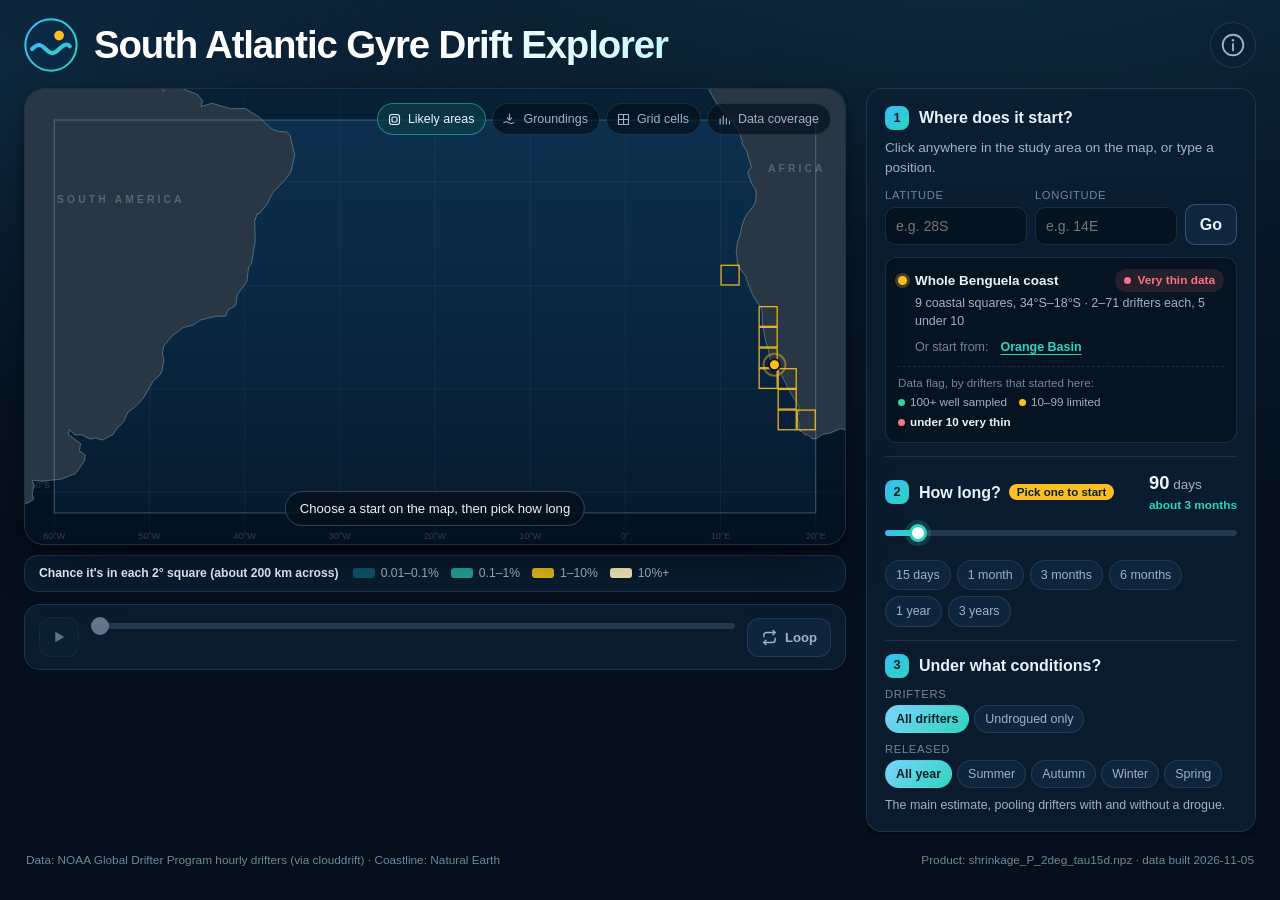
<file: app/index.html>
<!doctype html>
<html lang="en">
<head>
  <meta charset="utf-8">
  <meta name="viewport" content="width=device-width, initial-scale=1">
  <title>South Atlantic Gyre Drift Explorer</title>
  <meta name="description" content="Pick a starting point and a timeframe and see where the surface flow is likely to carry floating material across the South Atlantic gyre, with 95% intervals.">
  <link rel="icon" href="data:image/svg+xml,%3Csvg xmlns='http://www.w3.org/2000/svg' viewBox='0 0 32 32'%3E%3Ccircle cx='16' cy='16' r='15' fill='%230a2540'/%3E%3Cpath d='M5 18c3-3 5-3 8 0s5 3 8 0 5-3 6-1' stroke='%232dd4bf' stroke-width='2.6' fill='none' stroke-linecap='round'/%3E%3Ccircle cx='21' cy='11' r='3' fill='%23fbbf24'/%3E%3C/svg%3E">
  <link rel="stylesheet" href="css/style.css">
</head>
<body>
  <div id="fatal" class="fatal" hidden>
    <h1>Data file missing</h1>
    <p>The app couldn't find <code>app/data/app_data.js</code>. From the repository root, run
      <code>python3 -m src.app.export_app_data</code> and reload this page.</p>
  </div>

  <div class="app">
    <header class="topbar">
      <div class="brand">
        <svg class="logo" viewBox="0 0 40 40" aria-hidden="true">
          <defs><linearGradient id="lg" x1="0" y1="0" x2="1" y2="1"><stop offset="0" stop-color="#38bdf8"/><stop offset="1" stop-color="#2dd4bf"/></linearGradient></defs>
          <circle cx="20" cy="20" r="19" fill="#0b2a45" stroke="url(#lg)" stroke-width="1.5"/>
          <path d="M6 23c4-4 6-4 10 0s6 4 10 0 6-4 8-2" stroke="url(#lg)" stroke-width="3" fill="none" stroke-linecap="round"/>
          <circle cx="26" cy="13" r="3.6" fill="#fbbf24"/>
        </svg>
        <h1>South Atlantic Gyre Drift Explorer</h1>
      </div>

      <button class="info-btn" id="infoBtn" aria-label="How to read this" title="How to read this">
        <svg viewBox="0 0 24 24" aria-hidden="true"><circle cx="12" cy="12" r="9.5"/><path d="M12 11v6"/><circle class="dot" cx="12" cy="7.6" r="1.1"/></svg>
      </button>
    </header>

    <main class="layout">
      <section class="map-panel" aria-label="Map">
        <div class="map-wrap" id="mapWrap">
          <canvas id="baseCanvas"></canvas>
          <canvas id="heatCanvas"></canvas>
          <canvas id="fxCanvas" role="img" aria-label="Map of where material is likely to be. Click to choose a starting point."></canvas>

          <div class="day-counter" id="dayCounter" hidden>
            <span class="day-label">Day</span>
            <span class="day-num" id="dayNum">0</span>
            <span class="day-of" id="dayOf">of 90</span>
            <span class="day-season" id="daySeason" hidden></span>
          </div>

          <div class="map-toggles" role="group" aria-label="Map layers">
            <button class="toggle on" data-layer="areas" aria-pressed="true" title="Lines around the areas the material is 50% and 90% likely to be in">
              <svg viewBox="0 0 24 24" aria-hidden="true"><rect x="4" y="4" width="16" height="16" rx="4"/><rect x="8" y="8" width="8" height="8" rx="2"/></svg>Likely areas
            </button>
            <button class="toggle" data-layer="ground" aria-pressed="false" title="Include drifters that ran aground, and show where on the coast material comes ashore">
              <svg viewBox="0 0 24 24" aria-hidden="true"><path d="M3 17c3-2 5-2 8 0s5 2 8 0"/><path d="M12 3v9M8.5 9.5 12 13l3.5-3.5"/></svg>Groundings
            </button>
            <button class="toggle" data-layer="cells" aria-pressed="false" title="Show the 2° squares the model uses instead of a smoothed picture">
              <svg viewBox="0 0 24 24" aria-hidden="true"><path d="M4 4h16v16H4zM4 12h16M12 4v16"/></svg>Grid cells
            </button>
            <button class="toggle" data-layer="coverage" aria-pressed="false" title="How many drifters started a move in each square">
              <svg viewBox="0 0 24 24" aria-hidden="true"><path d="M5 19V11M10 19V6M15 19v-9M20 19v-4"/></svg>Data coverage
            </button>
          </div>

          <div class="map-hint" id="mapHint"></div>
          <div class="tooltip" id="tooltip" role="status"></div>
        </div>

        <div class="legend" id="legend"></div>

        <div class="timeline" id="timeline">
          <button class="icon-btn" id="playBtn" aria-label="Play" disabled>
            <svg class="i-play" viewBox="0 0 24 24" aria-hidden="true"><path d="M7 5l12 7-12 7z"/></svg>
            <svg class="i-pause" viewBox="0 0 24 24" aria-hidden="true"><path d="M7 5h4v14H7zM13 5h4v14h-4z"/></svg>
            <svg class="i-replay" viewBox="0 0 24 24" aria-hidden="true"><path d="M4 12a8 8 0 1 0 2.4-5.7M4 4v4h4"/></svg>
          </button>
          <div class="scrub">
            <input type="range" id="scrub" min="0" max="6" step="0.01" value="0" aria-label="Scrub through time" disabled>
            <div class="scrub-ticks" id="scrubTicks"></div>
            <div class="scrub-seasons" id="scrubSeasons" hidden></div>
          </div>
          <button class="loop-btn" id="loopBtn" aria-pressed="false" title="Replay the drift over and over">
            <svg viewBox="0 0 24 24" aria-hidden="true"><path d="M17 2l3 3-3 3"/><path d="M4 11V9a4 4 0 0 1 4-4h12"/><path d="M7 22l-3-3 3-3"/><path d="M20 13v2a4 4 0 0 1-4 4H4"/></svg>
            <span>Loop</span>
          </button>
        </div>
      </section>

      <aside class="side">
        <div id="explorer" class="explorer">
          <section class="card controls">
            <div class="step">
              <div class="step-head"><span class="num">1</span><h2>Where does it start?</h2></div>
              <p class="hint">Click anywhere in the study area on the map, or type a position.</p>
              <form class="coord-row" id="coordForm" autocomplete="off">
                <label><span>Latitude</span><input id="latIn" placeholder="e.g. 28S"></label>
                <label><span>Longitude</span><input id="lonIn" placeholder="e.g. 14E"></label>
                <button type="submit" class="ghost-btn">Go</button>
              </form>
              <div class="start-summary" id="startSummary"></div>
            </div>

            <div class="step" id="timeStep">
              <div class="step-head"><span class="num">2</span><h2>How long?</h2><span class="time-readout"><b id="daysOut">90</b> days <small id="daysHuman">about 3 months</small></span></div>
              <input type="range" id="stepsIn" min="1" max="72" value="6" step="1" aria-label="Timeframe in 15-day steps">
              <div class="chips" id="timeChips"></div>
            </div>

            <div class="step">
              <div class="step-head"><span class="num">3</span><h2>Under what conditions?</h2></div>
              <div class="cond-row">
                <span class="cond-label">Drifters</span>
                <div class="chips" id="setChips" role="group" aria-label="Which drifters the model is fitted to"></div>
              </div>
              <div class="cond-row">
                <span class="cond-label">Released</span>
                <div class="chips" id="seasonChips" role="group" aria-label="When the material is released"></div>
              </div>
              <p class="cond-hint" id="condHint"></p>
            </div>
          </section>

          <section class="card results" id="results" hidden aria-live="polite"></section>
        </div>

      </aside>
    </main>

    <footer class="footer">
      <span>Data: NOAA Global Drifter Program hourly drifters (via clouddrift) · Coastline: Natural Earth</span>
      <span id="buildInfo"></span>
    </footer>
  </div>

  <dialog class="info" id="infoDialog" aria-labelledby="infoTitle">
    <div class="info-head">
      <h2 id="infoTitle">How to read this</h2>
      <button class="close-btn" id="infoClose" aria-label="Close">
        <svg viewBox="0 0 24 24" aria-hidden="true"><path d="M6 6l12 12M18 6L6 18"/></svg>
      </button>
    </div>
    <div class="info-body" id="infoBody"></div>
  </dialog>

  <div class="toast" id="toast" role="alert" hidden></div>

  <script src="data/app_data.js"></script>
  <script src="js/model.js"></script>
  <script src="js/app.js"></script>
</body>
</html>
</file>
<file: app/css/style.css>
/* South Atlantic Gyre Drift Explorer - dark ocean theme. Colours are tokens so they change in one place. */
:root {
  --bg: #050f1b;
  --bg-2: #0a1d31;
  --panel: rgba(12, 31, 51, 0.82);
  --panel-2: rgba(20, 46, 72, 0.6);
  --border: rgba(148, 190, 230, 0.14);
  --border-strong: rgba(148, 190, 230, 0.28);
  --text: #e8f2fb;
  --muted: #9cb2c6;
  --faint: #6f879c;
  --accent: #2dd4bf;
  --accent-2: #38bdf8;
  --warm: #fbbf24;
  --good: #34d399;
  --limited: #fbbf24;
  --thin: #fb7185;
  --radius: 16px;
  --shadow: 0 18px 50px -20px rgba(0, 0, 0, 0.7), 0 2px 8px rgba(0, 0, 0, 0.25);
  --font: "Inter", "SF Pro Text", -apple-system, BlinkMacSystemFont, "Segoe UI", Roboto, "Helvetica Neue", Arial, sans-serif;
  --mono: "SF Mono", ui-monospace, Menlo, Consolas, monospace;
  color-scheme: dark;
}

* { box-sizing: border-box; }
[hidden] { display: none !important; }
html, body { margin: 0; }
body {
  font-family: var(--font);
  color: var(--text);
  background:
    radial-gradient(1200px 600px at 75% -10%, rgba(45, 212, 191, 0.08), transparent 60%),
    radial-gradient(900px 500px at 0% 10%, rgba(56, 189, 248, 0.08), transparent 60%),
    linear-gradient(180deg, var(--bg-2), var(--bg) 60%);
  background-color: var(--bg);
  min-height: 100vh;
  line-height: 1.45;
  -webkit-font-smoothing: antialiased;
}
button, input { font: inherit; color: inherit; }
button { cursor: pointer; }
button:disabled { cursor: default; opacity: 0.4; }
:focus-visible { outline: 2px solid var(--accent-2); outline-offset: 2px; border-radius: 8px; }
code { font-family: var(--mono); font-size: 0.9em; background: rgba(255, 255, 255, 0.07); padding: 1px 5px; border-radius: 5px; }
svg { stroke-linecap: round; stroke-linejoin: round; }

.app { max-width: 1520px; margin: 0 auto; padding: 18px 24px 10px; }

/* ---------- header ---------- */
.topbar { display: flex; align-items: center; justify-content: space-between; gap: 20px; flex-wrap: wrap; margin-bottom: 16px; }
.brand { display: flex; align-items: center; gap: 16px; flex: 1; min-width: 0; }
.logo { width: 54px; height: 54px; flex: none; }
.brand h1 { flex: 1; margin: 0; font-size: clamp(1.7rem, 3vw, 2.6rem); line-height: 1.05; letter-spacing: -0.03em; font-weight: 780;
  background: linear-gradient(100deg, #ffffff 30%, #a5f3fc 70%, #5eead4); -webkit-background-clip: text; background-clip: text; color: transparent; }
.info-btn { display: grid; place-items: center; width: 46px; height: 46px; flex: none; border-radius: 50%; border: 1px solid var(--border);
  background: var(--panel); color: var(--muted); transition: color 0.2s, border-color 0.2s; }
.info-btn svg { width: 26px; height: 26px; fill: none; stroke: currentColor; stroke-width: 1.7; }
.info-btn .dot { fill: currentColor; stroke: none; }
.info-btn:hover { color: var(--text); border-color: var(--accent); }

/* ---------- layout ---------- */
.layout { display: grid; grid-template-columns: minmax(0, 1fr) 390px; gap: 18px 20px; align-items: start; }
.side { display: flex; flex-direction: column; gap: 14px; }
@media (min-width: 1101px) { /* the panel scrolls on its own (height set in app.js), so the map never moves */
  .side { overflow-y: auto; scrollbar-width: thin; padding-bottom: 2px; }
}
.explorer { display: flex; flex-direction: column; gap: 14px; }

/* ---------- map ---------- */
.map-wrap { position: relative; width: 100%; border-radius: 20px; overflow: hidden; background: #071a2d;
  border: 1px solid var(--border); box-shadow: var(--shadow); aspect-ratio: 1.8; }
.map-wrap canvas { position: absolute; inset: 0; width: 100%; height: 100%; display: block; }
#fxCanvas { cursor: crosshair; }
.map-wrap.no-start #fxCanvas { cursor: not-allowed; }

.day-counter { position: absolute; top: 14px; left: 16px; display: flex; align-items: baseline; gap: 6px; padding: 7px 13px;
  background: rgba(5, 16, 28, 0.7); border: 1px solid var(--border); border-radius: 12px; pointer-events: none; font-variant-numeric: tabular-nums; }
.day-label { color: var(--muted); font-size: 0.76rem; text-transform: uppercase; letter-spacing: 0.08em; }
.day-num { font-size: 1.45rem; font-weight: 750; letter-spacing: -0.02em; min-width: 2.2ch; }
.day-of { color: var(--muted); font-size: 0.82rem; }
.day-season { color: var(--warm); font-size: 0.82rem; font-weight: 650; }

.map-toggles { position: absolute; top: 14px; right: 14px; display: flex; gap: 6px; flex-wrap: wrap; justify-content: flex-end; max-width: 60%; }
.toggle { display: inline-flex; align-items: center; gap: 6px; padding: 6px 11px 6px 9px; font-size: 0.78rem; border-radius: 999px;
  background: rgba(5, 16, 28, 0.7); border: 1px solid var(--border); color: var(--muted); transition: all 0.2s; }
.toggle svg { width: 15px; height: 15px; stroke: currentColor; stroke-width: 1.8; fill: none; }
.toggle.on { color: var(--text); border-color: rgba(45, 212, 191, 0.5); background: rgba(13, 60, 72, 0.75); }
.toggle:hover { color: var(--text); border-color: var(--border-strong); }

.legend { display: flex; flex-wrap: wrap; align-items: center; justify-content: space-between; gap: 8px 24px; margin-top: 10px;
  padding: 9px 14px; background: var(--panel); border: 1px solid var(--border); border-radius: 14px; font-size: 0.76rem; color: var(--muted); }
.lg-group { display: flex; flex-wrap: wrap; align-items: center; gap: 6px 14px; }
.lg-title { color: var(--text); font-weight: 600; }
.lg-bins { display: inline-flex; flex-wrap: wrap; gap: 4px 12px; }
.lg-bins span, .lg-keys span { display: inline-flex; align-items: center; gap: 6px; white-space: nowrap; font-variant-numeric: tabular-nums; }
.lg-bins i { display: inline-block; width: 22px; height: 10px; border-radius: 3px; }
.lg-bins i.line { height: 5px; border-radius: 3px; box-shadow: 0 0 0 1.5px rgba(4, 14, 26, 0.8); }
.lg-keys svg { width: 26px; height: 12px; flex: none; overflow: visible; }

.map-hint { position: absolute; left: 50%; bottom: 18px; transform: translateX(-50%); padding: 7px 14px; font-size: 0.82rem;
  background: rgba(5, 16, 28, 0.82); border: 1px solid var(--border-strong); border-radius: 999px; color: var(--text);
  pointer-events: none; transition: opacity 0.4s; white-space: nowrap; }
.map-hint:empty { display: none; }

.tooltip { position: absolute; z-index: 5; min-width: 180px; max-width: 250px; padding: 10px 12px; font-size: 0.8rem; pointer-events: none;
  background: rgba(8, 22, 38, 0.95); border: 1px solid var(--border-strong); border-radius: 12px; box-shadow: var(--shadow);
  opacity: 0; transform: translateY(4px); transition: opacity 0.15s, transform 0.15s; }
.tooltip.show { opacity: 1; transform: none; }
.tooltip b { display: block; font-size: 0.86rem; margin-bottom: 4px; }
.tooltip .tt-row { display: flex; justify-content: space-between; gap: 12px; color: var(--muted); }
.tooltip .tt-row span:last-child { color: var(--text); font-variant-numeric: tabular-nums; }
.tooltip .tt-act { margin-top: 6px; color: var(--accent); font-weight: 600; }
.tooltip .tt-no { margin-top: 6px; color: var(--faint); }

/* ---------- timeline ---------- */
.timeline { display: flex; align-items: center; gap: 12px; margin-top: 12px; padding: 10px 14px; background: var(--panel);
  border: 1px solid var(--border); border-radius: 16px; }
.icon-btn { display: grid; place-items: center; width: 40px; height: 40px; flex: none; border-radius: 12px; border: 1px solid var(--border);
  background: var(--panel-2); transition: background 0.2s, transform 0.1s; }
.icon-btn:not(:disabled):hover { background: rgba(45, 212, 191, 0.18); }
.icon-btn svg { width: 18px; height: 18px; fill: var(--text); }
.icon-btn .i-replay { fill: none; stroke: var(--text); stroke-width: 2; }
#playBtn .i-pause, #playBtn .i-replay { display: none; }
#playBtn.playing .i-play { display: none; }
#playBtn.playing .i-pause { display: block; }
#playBtn.ended .i-play { display: none; }
#playBtn.ended .i-replay { display: block; }
.scrub { flex: 1; min-width: 0; }
.scrub-ticks { position: relative; height: 16px; font-size: 0.7rem; color: var(--faint); font-variant-numeric: tabular-nums; }
.scrub-ticks span { position: absolute; transform: translateX(-50%); white-space: nowrap; top: 2px; }
.scrub-ticks span:first-child { transform: none; }
.scrub-ticks span:last-child { transform: translateX(-100%); }
.scrub-seasons { position: relative; height: 15px; margin-top: 3px; border-radius: 4px; overflow: hidden; }
.scrub-seasons span { position: absolute; top: 0; bottom: 0; padding-left: 5px; font-size: 0.66rem; line-height: 15px; color: var(--muted); white-space: nowrap;
  overflow: hidden; border-left: 1px solid var(--bg-2); background: rgba(148, 190, 230, 0.10); }
.scrub-seasons span:nth-child(even) { background: rgba(148, 190, 230, 0.20); }
.loop-btn { display: inline-flex; align-items: center; gap: 7px; padding: 9px 13px; border-radius: 12px; border: 1px solid var(--border);
  background: var(--panel-2); color: var(--muted); font-size: 0.82rem; font-weight: 600; transition: color 0.2s, background 0.2s, border-color 0.2s; }
.loop-btn svg { width: 17px; height: 17px; fill: none; stroke: currentColor; stroke-width: 2; }
.loop-btn[aria-pressed="true"] { color: #032026; background: var(--accent); border-color: transparent; }
.loop-btn:hover { color: var(--text); border-color: var(--border-strong); }
.loop-btn[aria-pressed="true"]:hover { color: #032026; }

/* range inputs */
input[type="range"] { -webkit-appearance: none; appearance: none; width: 100%; height: 22px; background: transparent; margin: 0; --fill: 0%; }
input[type="range"]::-webkit-slider-runnable-track { height: 6px; border-radius: 4px;
  background: linear-gradient(90deg, var(--accent-2), var(--accent)) 0 / var(--fill) 100% no-repeat, rgba(148, 190, 230, 0.18); }
input[type="range"]::-moz-range-track { height: 6px; border-radius: 4px; background: rgba(148, 190, 230, 0.18); }
input[type="range"]::-moz-range-progress { height: 6px; border-radius: 4px; background: linear-gradient(90deg, var(--accent-2), var(--accent)); }
input[type="range"]::-webkit-slider-thumb { -webkit-appearance: none; width: 18px; height: 18px; margin-top: -6px; border-radius: 50%;
  background: #fff; border: 3px solid var(--accent); box-shadow: 0 0 0 4px rgba(45, 212, 191, 0.18); }
input[type="range"]::-moz-range-thumb { width: 14px; height: 14px; border-radius: 50%; background: #fff; border: 3px solid var(--accent); }
input[type="range"]:disabled::-webkit-slider-thumb { background: #64748b; border-color: #64748b; box-shadow: none; }

/* ---------- controls ---------- */
.card { background: var(--panel); border: 1px solid var(--border); border-radius: var(--radius); padding: 16px 18px; box-shadow: var(--shadow); }
.controls { display: flex; flex-direction: column; gap: 0; padding: 4px 18px; }
.step { padding: 13px 0; }
.step + .step { border-top: 1px solid var(--border); }
.step-head { display: flex; align-items: center; gap: 10px; margin-bottom: 8px; }
.step-head h2 { font-size: 1rem; margin: 0; font-weight: 650; }
.num { display: grid; place-items: center; width: 24px; height: 24px; flex: none; border-radius: 8px; font-size: 0.8rem; font-weight: 700;
  background: linear-gradient(135deg, var(--accent-2), var(--accent)); color: #04202a; }
.hint { margin: 0 0 10px; color: var(--muted); font-size: 0.85rem; }

.coord-row { display: grid; grid-template-columns: minmax(0, 1fr) minmax(0, 1fr) auto; gap: 8px; align-items: end; }
.coord-row label span { display: block; font-size: 0.7rem; color: var(--faint); margin-bottom: 3px; text-transform: uppercase; letter-spacing: 0.06em; }
.coord-row input { width: 100%; min-width: 0; padding: 8px 10px; border-radius: 10px; border: 1px solid var(--border); background: rgba(3, 12, 22, 0.55);
  font-size: 0.88rem; transition: border-color 0.2s; }
.coord-row input:focus { border-color: var(--accent); outline: none; }
.coord-row input.bad { border-color: var(--thin); }
.ghost-btn { padding: 8px 14px; border-radius: 10px; border: 1px solid var(--border-strong); background: var(--panel-2); font-weight: 600; }
.ghost-btn:hover { border-color: var(--accent); }

.start-summary { margin-top: 12px; padding: 11px 12px; border-radius: 12px; background: rgba(3, 12, 22, 0.45); border: 1px solid var(--border); font-size: 0.84rem; }
.ss-top { display: flex; align-items: center; justify-content: space-between; gap: 8px; }
.ss-name { font-weight: 650; display: flex; align-items: center; gap: 8px; min-width: 0; }
.ss-name::before { content: ""; flex: none; width: 9px; height: 9px; border-radius: 50%; background: var(--warm); box-shadow: 0 0 0 3px rgba(251, 191, 36, 0.25); }
.ss-where { color: var(--muted); font-size: 0.78rem; margin: 2px 0 0 17px; }
.ss-presets { display: flex; flex-wrap: wrap; align-items: baseline; gap: 2px 12px; margin: 8px 0 0 17px; color: var(--faint); font-size: 0.78rem; }
.ss-coast { padding: 0; border: 0; background: none; color: var(--accent); font-size: 0.78rem; font-weight: 600; text-decoration: underline; text-underline-offset: 3px; }
.badge { display: inline-flex; align-items: center; gap: 6px; padding: 3px 9px; border-radius: 999px; font-size: 0.74rem; font-weight: 650; white-space: nowrap; }
.badge::before { content: ""; width: 7px; height: 7px; border-radius: 50%; background: currentColor; }
.flag-good { color: var(--good); background: rgba(52, 211, 153, 0.12); }
.flag-limited { color: var(--limited); background: rgba(251, 191, 36, 0.12); }
.flag-thin { color: var(--thin); background: rgba(251, 113, 133, 0.12); }
.flag-key { margin-top: 9px; padding-top: 8px; border-top: 1px dashed var(--border); font-size: 0.73rem; color: var(--faint); }
.flag-key ul { display: flex; flex-wrap: wrap; gap: 3px 12px; margin: 3px 0 0; padding: 0; list-style: none; }
.flag-key li { display: inline-flex; align-items: center; gap: 5px; color: var(--muted); }
.flag-key li i { width: 7px; height: 7px; border-radius: 50%; }
.flag-key li.good i { background: var(--good); }
.flag-key li.limited i { background: var(--limited); }
.flag-key li.thin i { background: var(--thin); }
.flag-key li.on { color: var(--text); font-weight: 650; }

.time-readout { margin-left: auto; color: var(--muted); font-size: 0.85rem; font-variant-numeric: tabular-nums; }
.time-readout b { color: var(--text); font-size: 1.15rem; }
.time-readout small { display: block; text-align: right; color: var(--accent); font-size: 0.74rem; font-weight: 600; }
.chips { display: flex; flex-wrap: wrap; gap: 6px; margin-top: 10px; }
.chip { padding: 5px 10px; border-radius: 999px; font-size: 0.78rem; border: 1px solid var(--border); background: var(--panel-2); color: var(--muted); transition: all 0.2s; }
.chip:hover { color: var(--text); border-color: var(--border-strong); }
.chip.on { color: #04202a; background: linear-gradient(135deg, #7dd3fc, var(--accent)); border-color: transparent; font-weight: 650; }
.cond-row { margin-top: 8px; }
.cond-row .chips { margin-top: 3px; gap: 5px; }
.cond-row .chip { padding: 4px 10px; }
.cond-label { display: block; font-size: 0.7rem; color: var(--faint); text-transform: uppercase; letter-spacing: 0.06em; }
.cond-hint { margin: 8px 0 0; color: var(--muted); font-size: 0.78rem; }
#timeStep.await .step-head h2::after { content: "Pick one to start"; margin-left: 8px; padding: 2px 8px; border-radius: 999px; font-size: 0.72rem;
  font-weight: 600; color: #04202a; background: var(--warm); vertical-align: 2px; }

/* ---------- results (slides in once the drift has played) ---------- */
.results { opacity: 0; transform: translateY(14px); transition: opacity 0.45s ease, transform 0.45s cubic-bezier(.2, .8, .2, 1); }
.results.show { opacity: 1; transform: none; }
.results .eyebrow { margin: 0; font-size: 0.74rem; text-transform: uppercase; letter-spacing: 0.1em; color: var(--accent); font-weight: 700; }
.results h3 { margin: 5px 0 2px; font-size: 1.08rem; line-height: 1.35; font-weight: 650; }
.results .where { margin: 0 0 10px; color: var(--muted); font-size: 0.84rem; }
.results .where span { display: block; }
.results .where .baseline { margin-top: 3px; color: var(--faint); font-size: 0.78rem; }
.chances { list-style: none; margin: 0; padding: 0; }
.chances li { display: grid; grid-template-columns: minmax(0, 1fr) 56px 96px; align-items: center; gap: 10px; padding: 8px 8px; margin: 0 -8px;
  border-top: 1px solid var(--border); border-radius: 10px; transition: background 0.2s; }
.chances li:hover { background: rgba(148, 190, 230, 0.06); }
.ch-label { font-size: 0.86rem; font-weight: 600; display: flex; align-items: center; gap: 7px; }
.ch-label i { width: 8px; height: 8px; border-radius: 2px; flex: none; }
.ch-desc { color: var(--faint); font-size: 0.73rem; margin-top: 1px; }
.ch-spark { width: 56px; height: 28px; overflow: visible; }
.ch-spark .band { opacity: 0.25; }
.ch-spark .line { fill: none; stroke-width: 1.8; }
.ch-num { text-align: right; font-variant-numeric: tabular-nums; }
.ch-val { font-size: 1.12rem; font-weight: 750; letter-spacing: -0.01em; }
.ch-rng { color: var(--muted); font-size: 0.72rem; white-space: nowrap; }
.results .foot { margin: 8px 0 0; color: var(--faint); font-size: 0.74rem; }
.trust { margin: 8px 0 0; padding: 9px 0 0; border-top: 1px solid var(--border); font-size: 0.78rem; color: var(--muted); }
.trust b { display: block; margin-bottom: 3px; color: var(--text); font-size: 0.78rem; font-weight: 650; }
.trust ul { margin: 0; padding: 0 0 0 14px; }
.trust li { margin-top: 3px; }

/* ---------- info dialog ---------- */
.info { width: min(620px, calc(100vw - 32px)); max-height: min(80vh, 760px); padding: 0; border: 1px solid var(--border-strong); border-radius: 20px;
  background: #0b1f33; color: var(--text); box-shadow: 0 30px 80px -20px rgba(0, 0, 0, 0.8); }
.info::backdrop { background: rgba(2, 8, 16, 0.6); backdrop-filter: blur(3px); }
.info[open] { animation: pop 0.25s cubic-bezier(.2, .8, .2, 1); }
.info-head { position: sticky; top: 0; display: flex; align-items: center; justify-content: space-between; padding: 16px 20px; background: #0b1f33;
  border-bottom: 1px solid var(--border); }
.info-head h2 { margin: 0; font-size: 1.1rem; }
.close-btn { display: grid; place-items: center; width: 34px; height: 34px; border-radius: 10px; border: 1px solid var(--border); background: var(--panel-2); }
.close-btn svg { width: 16px; height: 16px; stroke: var(--text); stroke-width: 2; }
.info-body { padding: 6px 20px 20px; font-size: 0.88rem; color: var(--muted); }
.info-body h3 { color: var(--text); margin: 16px 0 6px; font-size: 0.92rem; }
.info-body ul { margin: 0; padding-left: 18px; }
.info-body li { margin: 5px 0; }
.info-body b { color: var(--text); }

.footer { display: flex; justify-content: space-between; gap: 10px; flex-wrap: wrap; padding: 18px 2px 8px; color: var(--faint); font-size: 0.74rem; }

.toast { position: fixed; left: 50%; bottom: 26px; z-index: 50; transform: translateX(-50%); display: flex; align-items: center; gap: 12px;
  max-width: min(92vw, 520px); padding: 11px 14px 11px 16px; border-radius: 14px; background: #10263d; border: 1px solid var(--border-strong);
  box-shadow: var(--shadow); font-size: 0.86rem; animation: toast 0.35s cubic-bezier(.2, .8, .2, 1) both; }
.toast button { flex: none; padding: 6px 12px; border-radius: 9px; border: 0; background: var(--accent); color: #032026; font-weight: 700; }

.fatal { max-width: 560px; margin: 15vh auto; padding: 24px; text-align: center; }
body.no-data .app { display: none; }

@keyframes pop { from { opacity: 0; transform: translateY(10px) scale(0.98); } to { opacity: 1; transform: none; } }
@keyframes toast { from { opacity: 0; transform: translate(-50%, 12px); } to { opacity: 1; transform: translate(-50%, 0); } }

@media (prefers-reduced-motion: reduce) {
  *, *::before, *::after { animation: none !important; transition: none !important; }
}

/* ---------- smaller screens ---------- */
@media (max-width: 1100px) {
  .layout { grid-template-columns: minmax(0, 1fr); }
}
@media (max-width: 720px) {
  .app { padding: 12px 16px 8px; }
  .brand h1 { font-size: 1.45rem; }
  .logo { width: 40px; height: 40px; }
  .topbar { gap: 12px; }
  #timeStep.await .step-head h2::after { display: block; width: fit-content; margin: 4px 0 0; }
  .map-wrap { aspect-ratio: 1.45; border-radius: 16px; }
  .map-toggles { top: 10px; right: 10px; max-width: 55%; }
  .toggle { font-size: 0; padding: 7px; gap: 0; }
  .toggle svg { width: 16px; height: 16px; }
  .day-counter { top: 10px; left: 10px; padding: 6px 10px; }
  .day-num { font-size: 1.2rem; }
  .map-hint { bottom: 50%; white-space: normal; text-align: center; max-width: 80%; }
  .loop-btn span { display: none; }
}
</file>
